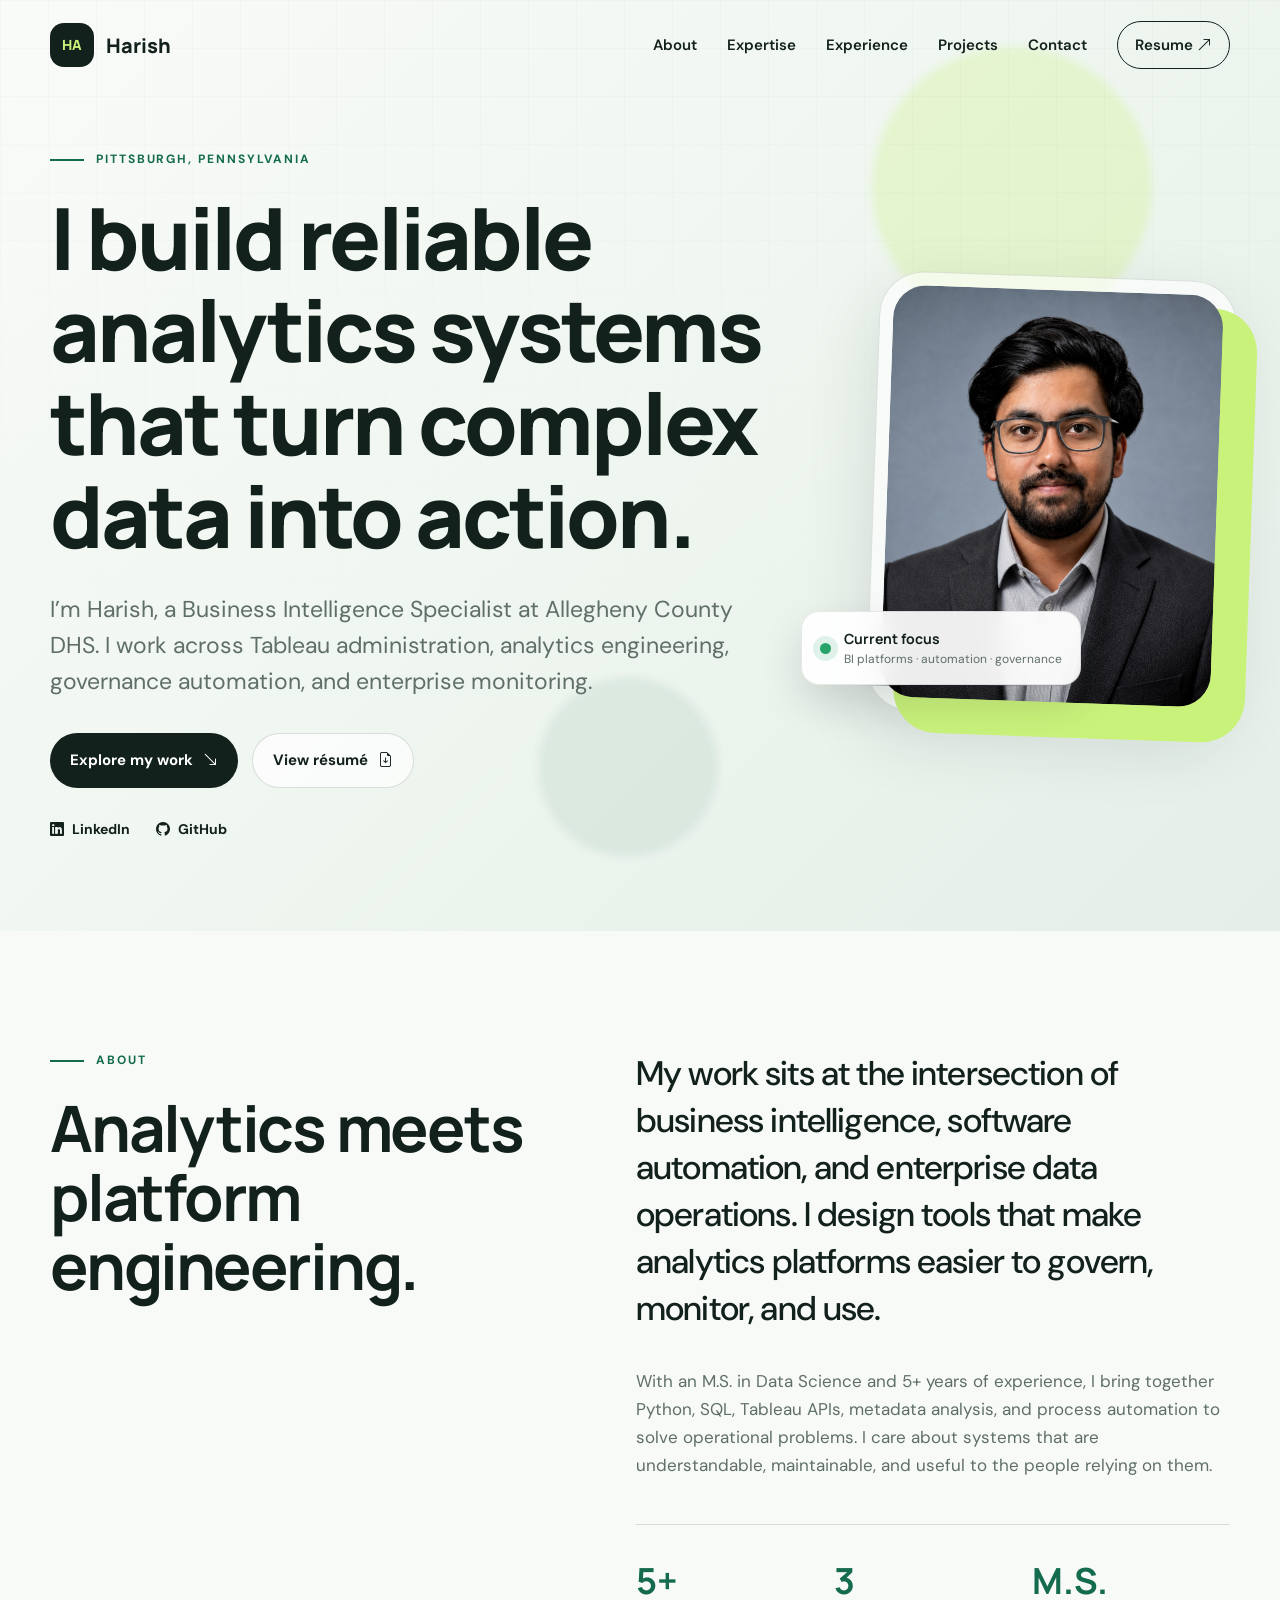
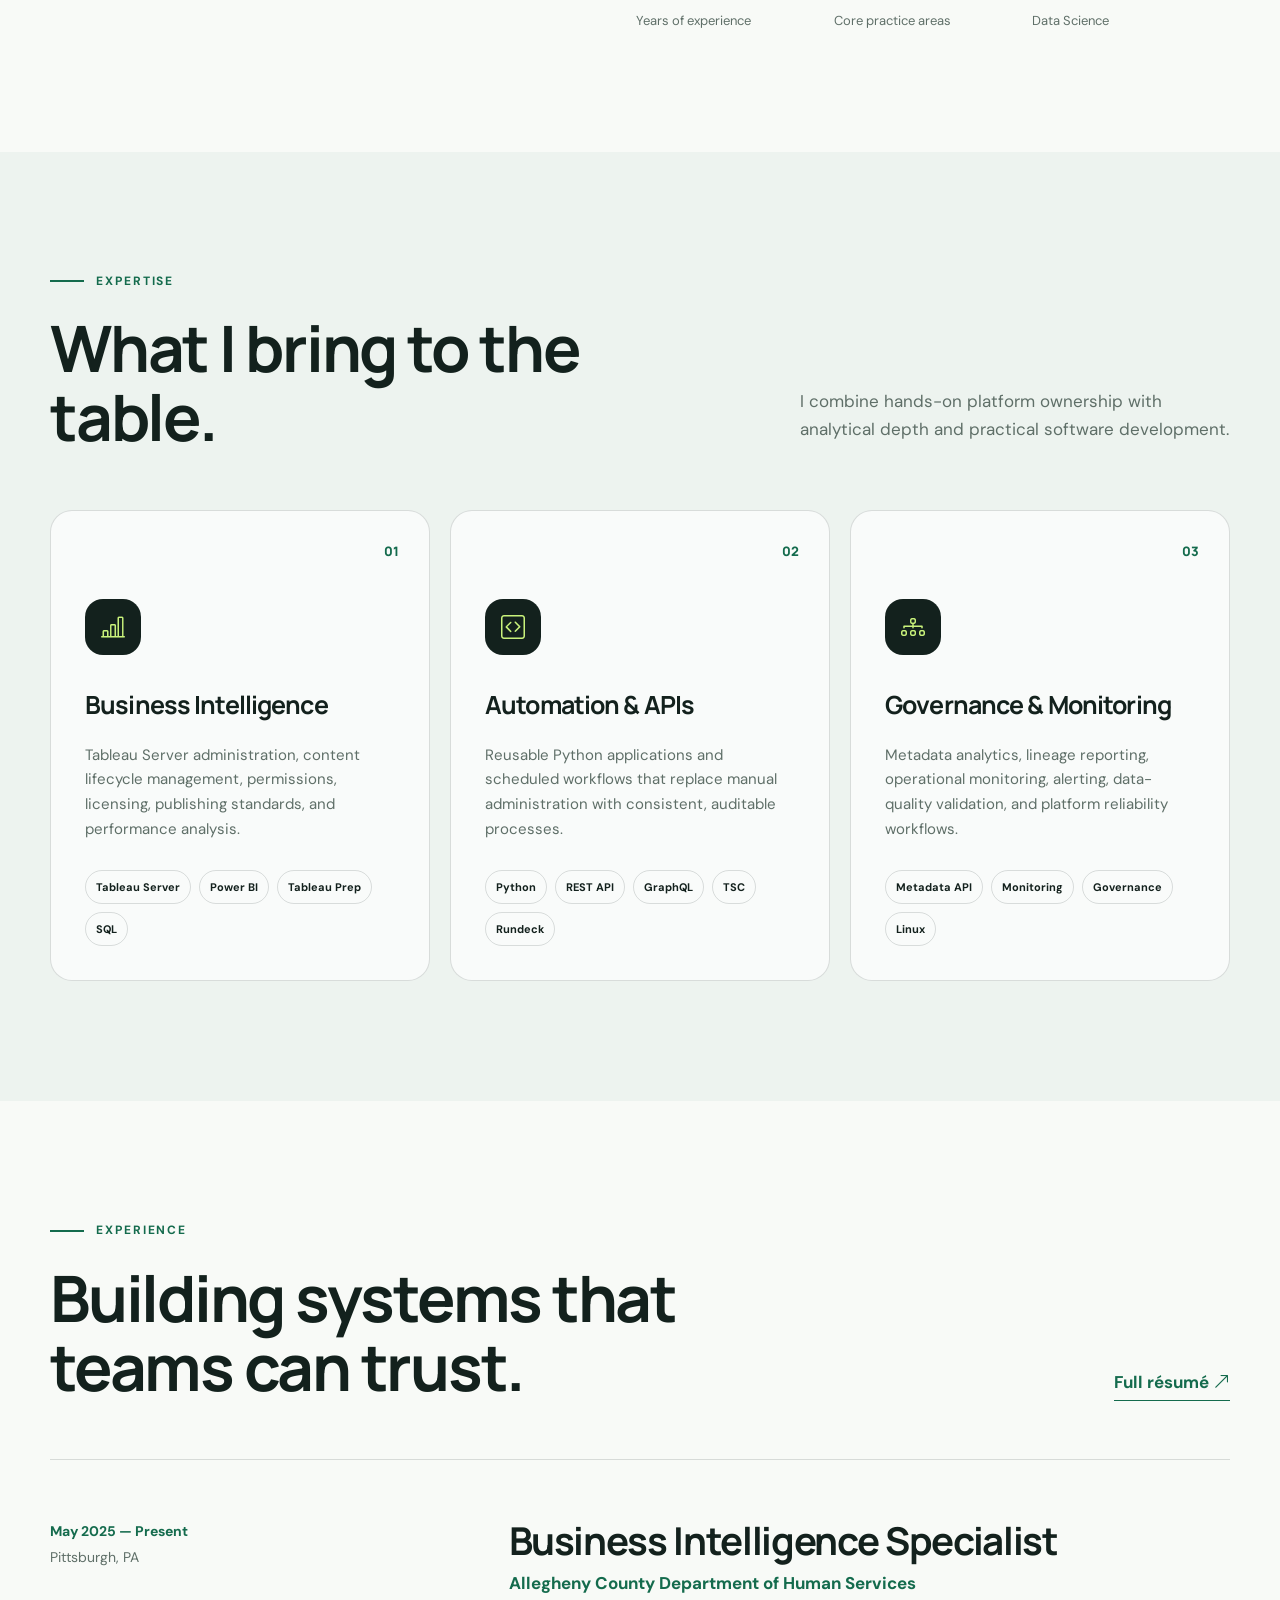
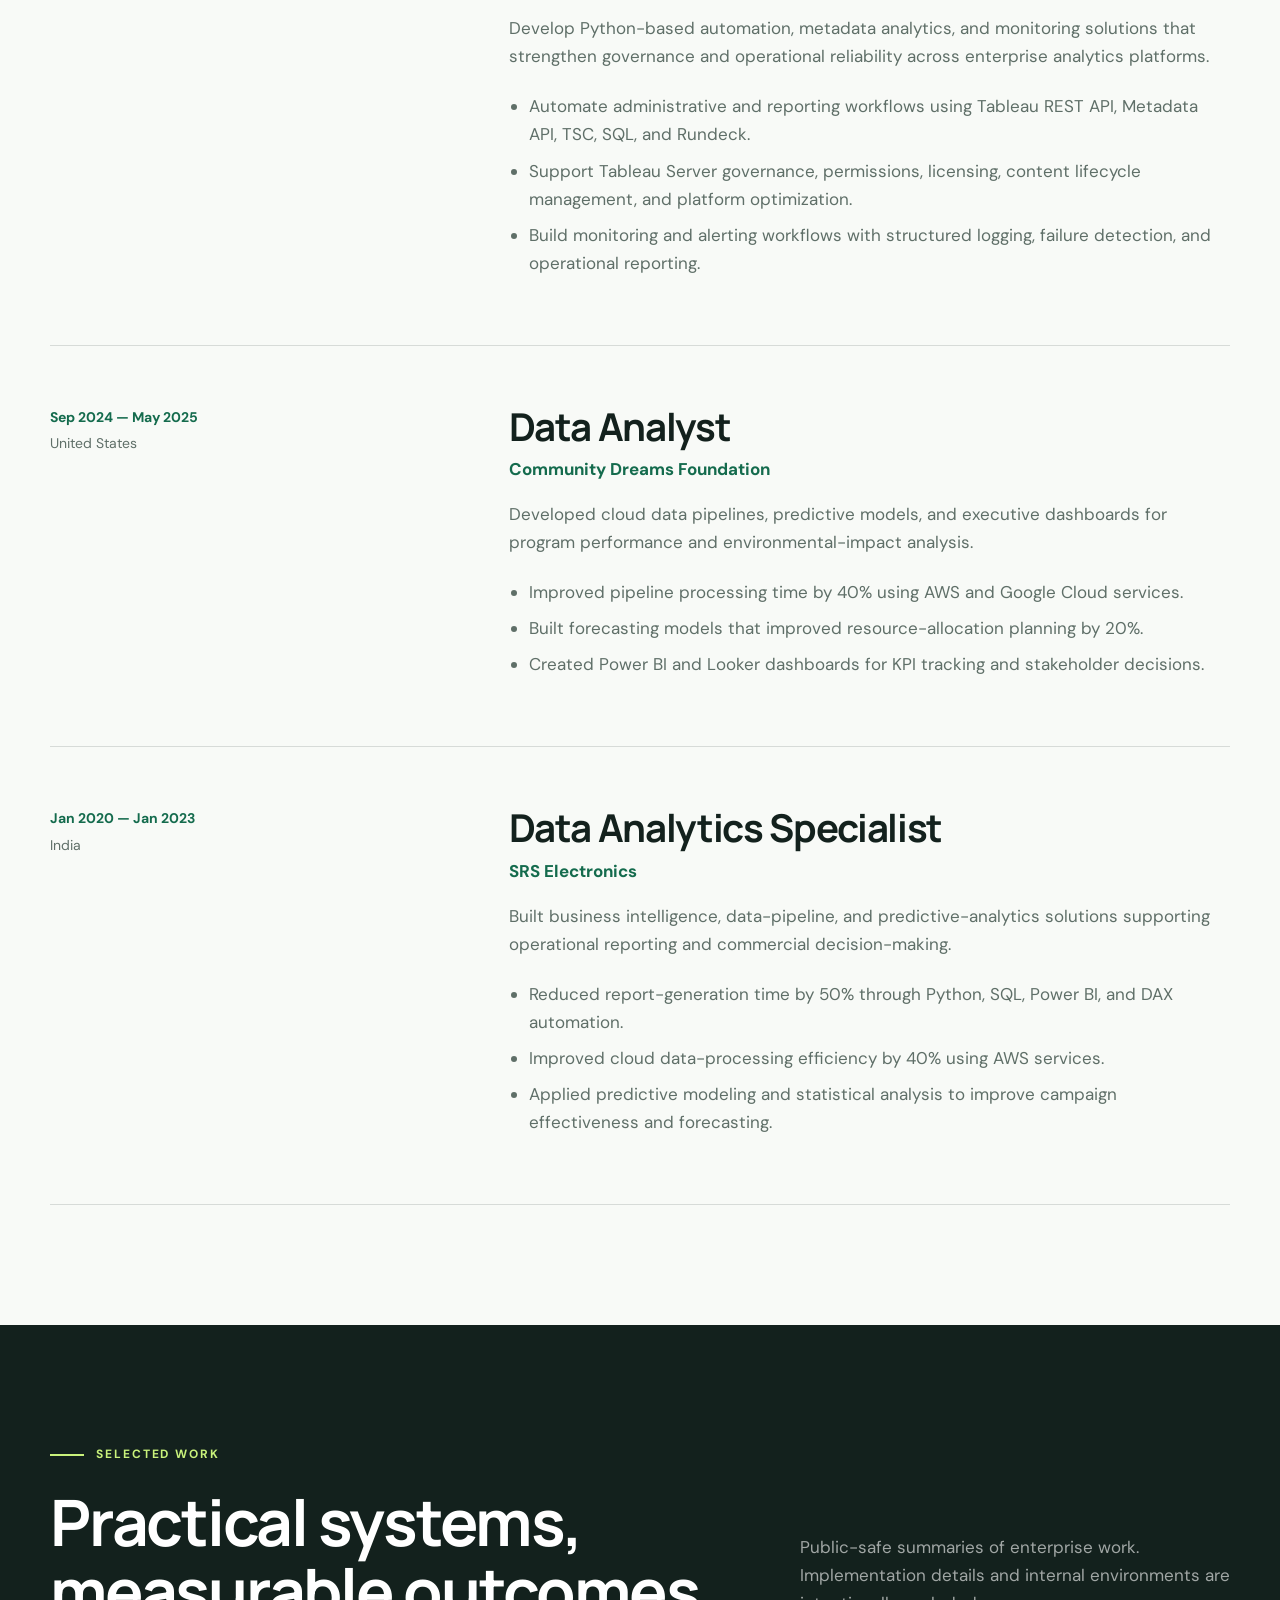
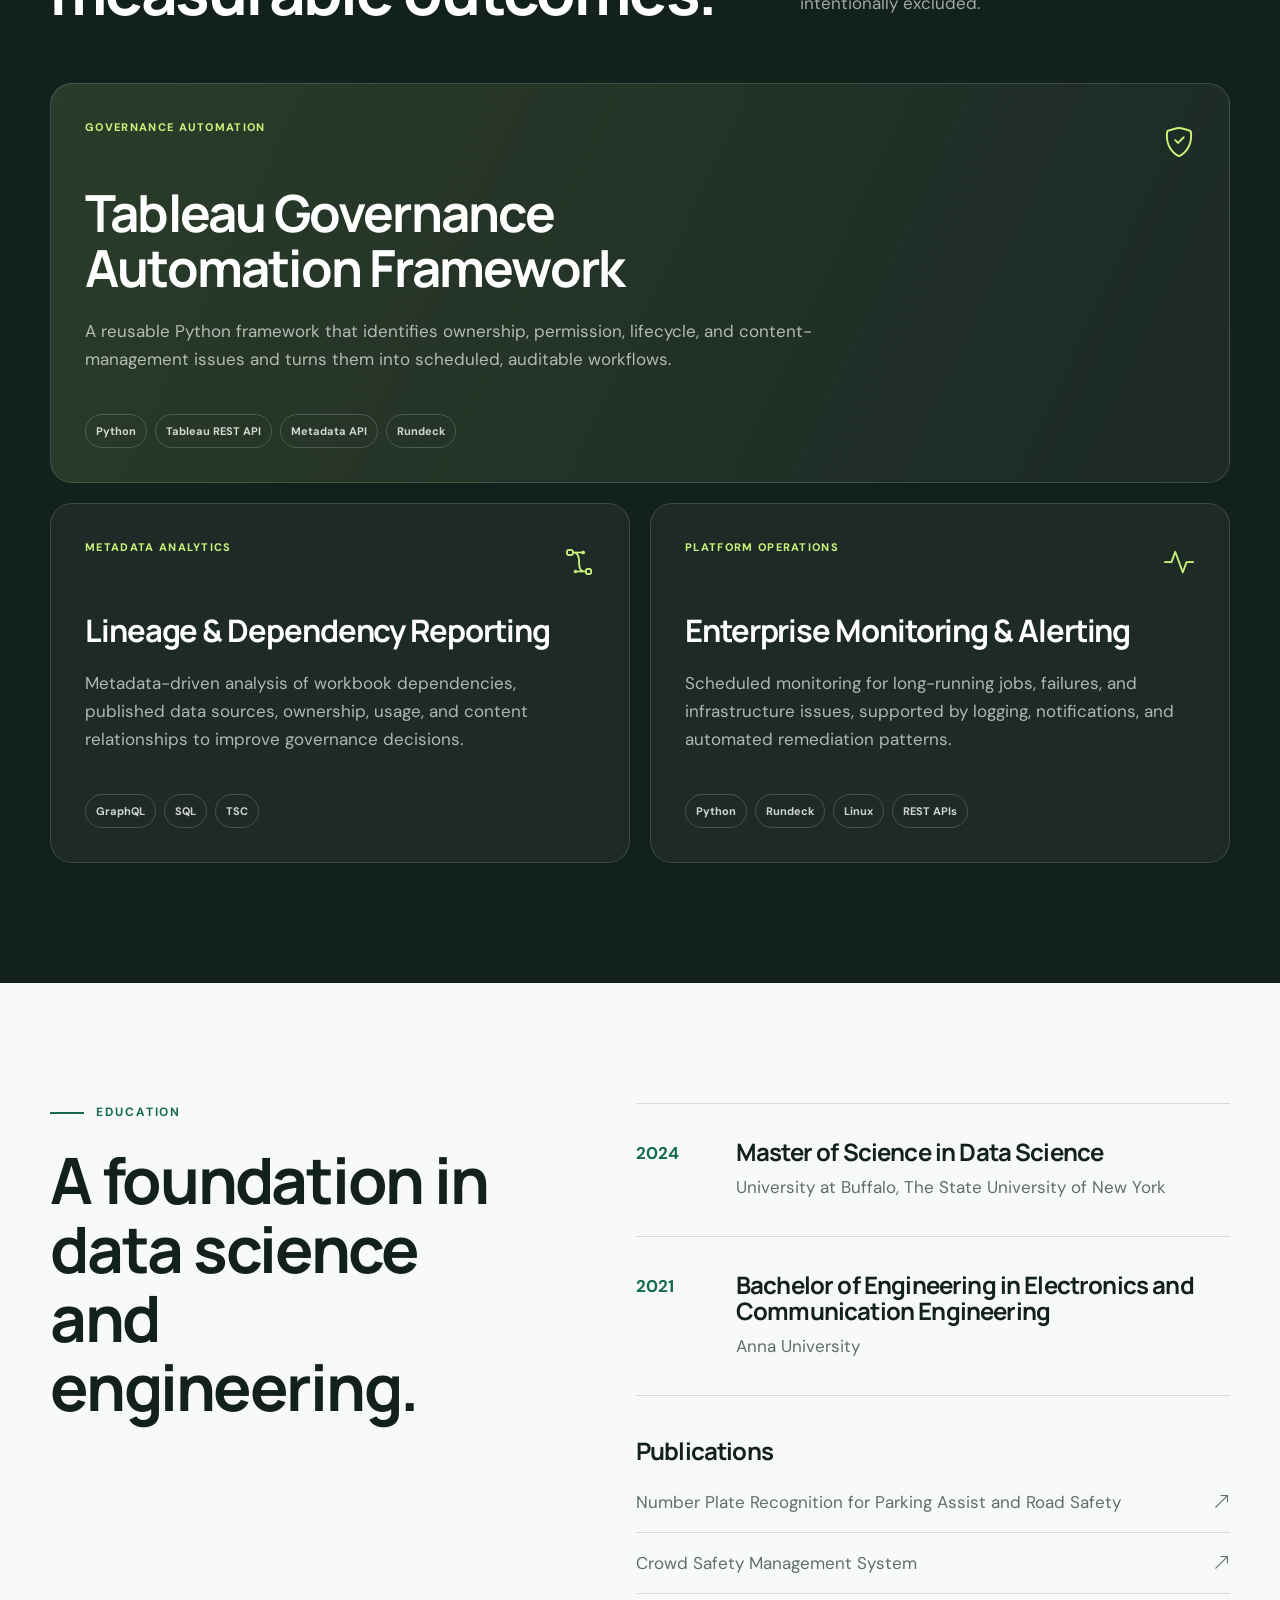
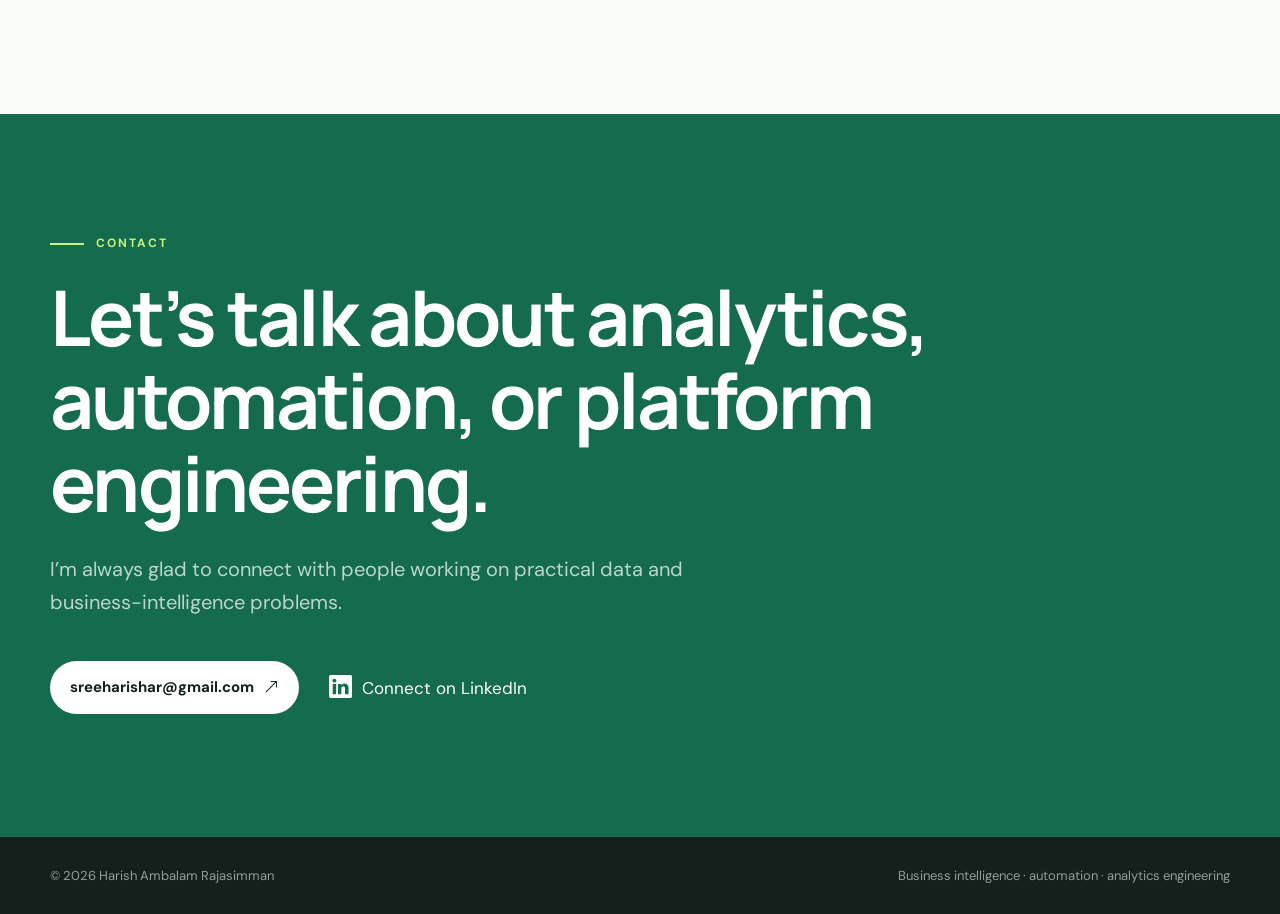
<file: index.html>
<!doctype html>
<html lang="en">
<head>
  <meta charset="utf-8">
  <meta name="viewport" content="width=device-width, initial-scale=1">
  <meta name="description" content="Portfolio of Harish Ambalam Rajasimman, a Business Intelligence Specialist focused on Tableau administration, analytics engineering, governance automation, and enterprise monitoring.">
  <meta name="keywords" content="Harish Ambalam Rajasimman, business intelligence, Tableau Server, Python automation, data analytics, Pittsburgh">
  <meta name="author" content="Harish Ambalam Rajasimman">
  <meta property="og:title" content="Harish Ambalam Rajasimman | Business Intelligence Specialist">
  <meta property="og:description" content="Business intelligence, analytics engineering, and governance automation for enterprise data platforms.">
  <meta property="og:type" content="website">
  <meta property="og:image" content="assets/img/prof.jpeg">
  <title>Harish Ambalam Rajasimman | Business Intelligence Specialist</title>
  <link rel="icon" href="assets/img/Logo-Portfolio.jpg">
  <link rel="preconnect" href="https://fonts.googleapis.com">
  <link rel="preconnect" href="https://fonts.gstatic.com" crossorigin>
  <link href="https://fonts.googleapis.com/css2?family=DM+Sans:wght@400;500;600;700&family=Manrope:wght@500;600;700;800&display=swap" rel="stylesheet">
  <link href="assets/vendor/bootstrap-icons/bootstrap-icons.css" rel="stylesheet">
  <link href="assets/css/main.css" rel="stylesheet">
</head>

<body>
  <a class="skip-link" href="#main">Skip to content</a>
  <header class="site-header" id="site-header">
    <div class="nav-shell">
      <a class="brand" href="#home" aria-label="Harish home"><span class="brand-mark">HA</span><span>Harish</span></a>
      <button class="nav-toggle" type="button" aria-label="Open navigation" aria-expanded="false" aria-controls="site-nav"><i class="bi bi-list" aria-hidden="true"></i></button>
      <nav class="site-nav" id="site-nav" aria-label="Primary navigation">
        <a href="#about">About</a><a href="#expertise">Expertise</a><a href="#experience">Experience</a><a href="#projects">Projects</a><a href="#contact">Contact</a>
        <a class="nav-resume" href="assets/resume/Harish_Ambalam_Rajasimman_Resume.pdf" target="_blank" rel="noopener">Resume <i class="bi bi-arrow-up-right"></i></a>
      </nav>
    </div>
  </header>

  <main id="main">
    <section class="hero" id="home">
      <div class="hero-orb hero-orb-one"></div><div class="hero-orb hero-orb-two"></div>
      <div class="section-shell hero-grid">
        <div class="hero-copy reveal">
          <p class="eyebrow"><span></span> Pittsburgh, Pennsylvania</p>
          <h1>I build reliable analytics systems that turn complex data into action.</h1>
          <p class="hero-lead">I’m Harish, a Business Intelligence Specialist at Allegheny County DHS. I work across Tableau administration, analytics engineering, governance automation, and enterprise monitoring.</p>
          <div class="hero-actions">
            <a class="button button-primary" href="#projects">Explore my work <i class="bi bi-arrow-down-right"></i></a>
            <a class="button button-secondary" href="assets/resume/Harish_Ambalam_Rajasimman_Resume.pdf" target="_blank" rel="noopener">View résumé <i class="bi bi-file-earmark-arrow-down"></i></a>
          </div>
          <div class="hero-links" aria-label="Social links">
            <a href="https://www.linkedin.com/in/sreeharishar/" target="_blank" rel="noopener noreferrer"><i class="bi bi-linkedin"></i> LinkedIn</a>
            <a href="https://github.com/sreeharishar" target="_blank" rel="noopener noreferrer"><i class="bi bi-github"></i> GitHub</a>
          </div>
        </div>
        <div class="hero-visual reveal" aria-label="Portrait of Harish">
          <div class="portrait-frame"><img src="assets/img/prof.jpeg" alt="Harish Ambalam Rajasimman"></div>
          <div class="status-card"><span class="status-dot"></span><div><strong>Current focus</strong><span>BI platforms · automation · governance</span></div></div>
        </div>
      </div>
    </section>

    <section class="section" id="about">
      <div class="section-shell about-grid">
        <div class="section-heading reveal"><p class="eyebrow"><span></span> About</p><h2>Analytics meets platform engineering.</h2></div>
        <div class="about-copy reveal">
          <p class="large-copy">My work sits at the intersection of business intelligence, software automation, and enterprise data operations. I design tools that make analytics platforms easier to govern, monitor, and use.</p>
          <p>With an M.S. in Data Science and 5+ years of experience, I bring together Python, SQL, Tableau APIs, metadata analysis, and process automation to solve operational problems. I care about systems that are understandable, maintainable, and useful to the people relying on them.</p>
          <div class="metrics" aria-label="Professional highlights"><div><strong>5+</strong><span>Years of experience</span></div><div><strong>3</strong><span>Core practice areas</span></div><div><strong>M.S.</strong><span>Data Science</span></div></div>
        </div>
      </div>
    </section>

    <section class="section section-tint" id="expertise">
      <div class="section-shell">
        <div class="section-heading split-heading reveal"><div><p class="eyebrow"><span></span> Expertise</p><h2>What I bring to the table.</h2></div><p>I combine hands-on platform ownership with analytical depth and practical software development.</p></div>
        <div class="expertise-grid">
          <article class="expertise-card reveal"><span class="card-number">01</span><i class="bi bi-bar-chart-line"></i><h3>Business Intelligence</h3><p>Tableau Server administration, content lifecycle management, permissions, licensing, publishing standards, and performance analysis.</p><div class="tag-list"><span>Tableau Server</span><span>Power BI</span><span>Tableau Prep</span><span>SQL</span></div></article>
          <article class="expertise-card reveal"><span class="card-number">02</span><i class="bi bi-code-square"></i><h3>Automation & APIs</h3><p>Reusable Python applications and scheduled workflows that replace manual administration with consistent, auditable processes.</p><div class="tag-list"><span>Python</span><span>REST API</span><span>GraphQL</span><span>TSC</span><span>Rundeck</span></div></article>
          <article class="expertise-card reveal"><span class="card-number">03</span><i class="bi bi-diagram-3"></i><h3>Governance & Monitoring</h3><p>Metadata analytics, lineage reporting, operational monitoring, alerting, data-quality validation, and platform reliability workflows.</p><div class="tag-list"><span>Metadata API</span><span>Monitoring</span><span>Governance</span><span>Linux</span></div></article>
        </div>
      </div>
    </section>

    <section class="section" id="experience">
      <div class="section-shell">
        <div class="section-heading split-heading reveal"><div><p class="eyebrow"><span></span> Experience</p><h2>Building systems that teams can trust.</h2></div><a class="text-link" href="assets/resume/Harish_Ambalam_Rajasimman_Resume.pdf" target="_blank" rel="noopener">Full résumé <i class="bi bi-arrow-up-right"></i></a></div>
        <div class="timeline">
          <article class="timeline-item reveal"><div class="timeline-meta"><span>May 2025 — Present</span><span>Pittsburgh, PA</span></div><div class="timeline-content"><h3>Business Intelligence Specialist</h3><p class="company">Allegheny County Department of Human Services</p><p>Develop Python-based automation, metadata analytics, and monitoring solutions that strengthen governance and operational reliability across enterprise analytics platforms.</p><ul><li>Automate administrative and reporting workflows using Tableau REST API, Metadata API, TSC, SQL, and Rundeck.</li><li>Support Tableau Server governance, permissions, licensing, content lifecycle management, and platform optimization.</li><li>Build monitoring and alerting workflows with structured logging, failure detection, and operational reporting.</li></ul></div></article>
          <article class="timeline-item reveal"><div class="timeline-meta"><span>Sep 2024 — May 2025</span><span>United States</span></div><div class="timeline-content"><h3>Data Analyst</h3><p class="company">Community Dreams Foundation</p><p>Developed cloud data pipelines, predictive models, and executive dashboards for program performance and environmental-impact analysis.</p><ul><li>Improved pipeline processing time by 40% using AWS and Google Cloud services.</li><li>Built forecasting models that improved resource-allocation planning by 20%.</li><li>Created Power BI and Looker dashboards for KPI tracking and stakeholder decisions.</li></ul></div></article>
          <article class="timeline-item reveal"><div class="timeline-meta"><span>Jan 2020 — Jan 2023</span><span>India</span></div><div class="timeline-content"><h3>Data Analytics Specialist</h3><p class="company">SRS Electronics</p><p>Built business intelligence, data-pipeline, and predictive-analytics solutions supporting operational reporting and commercial decision-making.</p><ul><li>Reduced report-generation time by 50% through Python, SQL, Power BI, and DAX automation.</li><li>Improved cloud data-processing efficiency by 40% using AWS services.</li><li>Applied predictive modeling and statistical analysis to improve campaign effectiveness and forecasting.</li></ul></div></article>
        </div>
      </div>
    </section>

    <section class="section section-dark" id="projects">
      <div class="section-shell">
        <div class="section-heading split-heading reveal"><div><p class="eyebrow"><span></span> Selected work</p><h2>Practical systems, measurable outcomes.</h2></div><p>Public-safe summaries of enterprise work. Implementation details and internal environments are intentionally excluded.</p></div>
        <div class="projects-grid">
          <article class="project-card project-featured reveal"><div class="project-top"><span>Governance automation</span><i class="bi bi-shield-check"></i></div><h3>Tableau Governance Automation Framework</h3><p>A reusable Python framework that identifies ownership, permission, lifecycle, and content-management issues and turns them into scheduled, auditable workflows.</p><div class="project-footer"><span>Python</span><span>Tableau REST API</span><span>Metadata API</span><span>Rundeck</span></div></article>
          <article class="project-card reveal"><div class="project-top"><span>Metadata analytics</span><i class="bi bi-bezier2"></i></div><h3>Lineage & Dependency Reporting</h3><p>Metadata-driven analysis of workbook dependencies, published data sources, ownership, usage, and content relationships to improve governance decisions.</p><div class="project-footer"><span>GraphQL</span><span>SQL</span><span>TSC</span></div></article>
          <article class="project-card reveal"><div class="project-top"><span>Platform operations</span><i class="bi bi-activity"></i></div><h3>Enterprise Monitoring & Alerting</h3><p>Scheduled monitoring for long-running jobs, failures, and infrastructure issues, supported by logging, notifications, and automated remediation patterns.</p><div class="project-footer"><span>Python</span><span>Rundeck</span><span>Linux</span><span>REST APIs</span></div></article>
        </div>
      </div>
    </section>

    <section class="section" id="credentials">
      <div class="section-shell credentials-grid">
        <div class="section-heading reveal"><p class="eyebrow"><span></span> Education</p><h2>A foundation in data science and engineering.</h2></div>
        <div class="credential-list reveal">
          <article><span>2024</span><div><h3>Master of Science in Data Science</h3><p>University at Buffalo, The State University of New York</p></div></article>
          <article><span>2021</span><div><h3>Bachelor of Engineering in Electronics and Communication Engineering</h3><p>Anna University</p></div></article>
          <div class="publications-block"><h3>Publications</h3><a href="https://ijisrt.com/number-plate-recognition-a-for-parking-assist-and-road-safety" target="_blank" rel="noopener noreferrer">Number Plate Recognition for Parking Assist and Road Safety <i class="bi bi-arrow-up-right"></i></a><a href="https://ijisrt.com/crowd-safety-management-system" target="_blank" rel="noopener noreferrer">Crowd Safety Management System <i class="bi bi-arrow-up-right"></i></a></div>
        </div>
      </div>
    </section>

    <section class="contact section" id="contact"><div class="section-shell contact-shell reveal"><p class="eyebrow"><span></span> Contact</p><h2>Let’s talk about analytics, automation, or platform engineering.</h2><p>I’m always glad to connect with people working on practical data and business-intelligence problems.</p><div class="contact-actions"><a class="button button-light" href="mailto:sreeharishar@gmail.com">sreeharishar@gmail.com <i class="bi bi-arrow-up-right"></i></a><a class="contact-social" href="https://www.linkedin.com/in/sreeharishar/" target="_blank" rel="noopener noreferrer"><i class="bi bi-linkedin"></i><span>Connect on LinkedIn</span></a></div></div></section>
  </main>

  <footer class="site-footer"><div class="section-shell footer-grid"><p>© <span id="year"></span> Harish Ambalam Rajasimman</p><p>Business intelligence · automation · analytics engineering</p></div></footer>
  <script src="assets/js/main.js"></script>
</body>
</html>
</file>
<file: assets/css/main.css>
:root {
  --ink: #13211d;
  --muted: #5f6f68;
  --paper: #f8faf7;
  --surface: #ffffff;
  --tint: #edf3ef;
  --green: #146b4d;
  --green-dark: #0d4936;
  --lime: #c9f27b;
  --line: rgba(19, 33, 29, 0.14);
  --shadow: 0 24px 70px rgba(19, 33, 29, 0.12);
  --radius-lg: 32px;
  --radius-md: 22px;
  --shell: min(1180px, calc(100% - 48px));
}

* { box-sizing: border-box; }
html { scroll-behavior: smooth; scroll-padding-top: 92px; }
body { margin: 0; color: var(--ink); background: var(--paper); font-family: "DM Sans", sans-serif; font-size: 17px; line-height: 1.65; -webkit-font-smoothing: antialiased; }
body::selection { background: var(--lime); color: var(--ink); }
a { color: inherit; text-decoration: none; }
img { max-width: 100%; display: block; }
h1, h2, h3, p { margin-top: 0; }
h1, h2, h3 { font-family: "Manrope", sans-serif; line-height: 1.08; letter-spacing: -0.035em; }
button { font: inherit; }
.section-shell, .nav-shell { width: var(--shell); margin-inline: auto; }
.section { padding: 120px 0; }
.skip-link { position: fixed; top: 10px; left: 10px; z-index: 999; padding: 10px 16px; background: var(--ink); color: white; border-radius: 8px; transform: translateY(-150%); }
.skip-link:focus { transform: translateY(0); }

.site-header { position: fixed; inset: 0 0 auto; z-index: 100; padding: 18px 0; transition: .25s ease; }
.site-header.is-scrolled { padding: 10px 0; background: rgba(248, 250, 247, .9); backdrop-filter: blur(18px); border-bottom: 1px solid var(--line); }
.nav-shell { min-height: 54px; display: flex; align-items: center; justify-content: space-between; gap: 24px; }
.brand { display: inline-flex; align-items: center; gap: 12px; font-family: "Manrope", sans-serif; font-weight: 800; font-size: 20px; }
.brand-mark { width: 44px; height: 44px; display: grid; place-items: center; border-radius: 14px; background: var(--ink); color: var(--lime); font-size: 14px; letter-spacing: -.02em; }
.site-nav { display: flex; align-items: center; gap: 30px; font-size: 15px; font-weight: 600; }
.site-nav a { transition: color .2s ease; }
.site-nav a:hover { color: var(--green); }
.site-nav .nav-resume { padding: 11px 17px; border: 1px solid var(--ink); border-radius: 999px; }
.site-nav .nav-resume:hover { color: white; background: var(--ink); }
.nav-toggle { display: none; width: 46px; height: 46px; border: 0; border-radius: 14px; background: var(--ink); color: white; font-size: 24px; }

.hero { min-height: 100vh; position: relative; display: grid; align-items: center; padding: 150px 0 90px; overflow: hidden; background: linear-gradient(135deg, #f9fbf8 0%, #eef5ef 55%, #e5eee8 100%); }
.hero::after { content: ""; position: absolute; inset: 0; pointer-events: none; opacity: .24; background-image: linear-gradient(rgba(19,33,29,.08) 1px, transparent 1px), linear-gradient(90deg, rgba(19,33,29,.08) 1px, transparent 1px); background-size: 48px 48px; mask-image: linear-gradient(to bottom, black, transparent 82%); }
.hero-grid { position: relative; z-index: 2; display: grid; grid-template-columns: 1.35fr .65fr; align-items: center; gap: 80px; }
.hero-copy h1 { max-width: 830px; margin-bottom: 30px; font-size: clamp(50px, 6.7vw, 94px); font-weight: 800; }
.hero-lead { max-width: 720px; margin-bottom: 34px; color: var(--muted); font-size: clamp(19px, 2vw, 23px); line-height: 1.55; }
.eyebrow { display: flex; align-items: center; gap: 12px; margin-bottom: 22px; color: var(--green); text-transform: uppercase; letter-spacing: .16em; font-weight: 700; font-size: 12px; }
.eyebrow span { width: 34px; height: 2px; background: currentColor; }
.hero-actions, .contact-actions { display: flex; flex-wrap: wrap; gap: 14px; }
.button { display: inline-flex; align-items: center; justify-content: center; gap: 10px; padding: 14px 20px; border-radius: 999px; font-weight: 700; font-size: 15px; transition: transform .2s ease, background .2s ease, color .2s ease; }
.button:hover { transform: translateY(-2px); }
.button-primary { background: var(--ink); color: white; }
.button-primary:hover { background: var(--green); }
.button-secondary { border: 1px solid var(--line); background: rgba(255,255,255,.7); }
.button-secondary:hover { border-color: var(--green); color: var(--green); }
.hero-links { display: flex; gap: 26px; margin-top: 30px; font-size: 14px; font-weight: 700; }
.hero-links a { display: flex; align-items: center; gap: 8px; }
.hero-visual { position: relative; justify-self: end; width: min(100%, 390px); }
.portrait-frame { position: relative; padding: 13px; border: 1px solid rgba(19,33,29,.12); background: rgba(255,255,255,.6); border-radius: 44px; box-shadow: var(--shadow); transform: rotate(2deg); }
.portrait-frame::before { content: ""; position: absolute; inset: 26px -22px -22px 26px; z-index: -1; border-radius: 44px; background: var(--lime); }
.portrait-frame img { width: 100%; aspect-ratio: 4/5; object-fit: cover; object-position: center 25%; border-radius: 33px; filter: saturate(.86) contrast(1.02); }
.status-card { position: absolute; left: -72px; bottom: 30px; display: flex; align-items: center; gap: 13px; padding: 15px 18px; min-width: 265px; border: 1px solid rgba(19,33,29,.1); border-radius: 18px; background: rgba(255,255,255,.92); box-shadow: 0 18px 40px rgba(19,33,29,.14); backdrop-filter: blur(14px); }
.status-card div { display: flex; flex-direction: column; }
.status-card strong { font-family: "Manrope", sans-serif; font-size: 14px; }
.status-card span:last-child { color: var(--muted); font-size: 12px; }
.status-dot { width: 11px; height: 11px; border-radius: 50%; background: #28a36a; box-shadow: 0 0 0 7px rgba(40,163,106,.14); }
.hero-orb { position: absolute; border-radius: 50%; filter: blur(4px); opacity: .8; }
.hero-orb-one { width: 280px; height: 280px; right: 10%; top: 5%; background: rgba(201,242,123,.36); }
.hero-orb-two { width: 180px; height: 180px; left: 42%; bottom: 8%; background: rgba(20,107,77,.1); }

.section-heading h2 { max-width: 690px; margin-bottom: 0; font-size: clamp(38px, 5vw, 67px); }
.about-grid, .credentials-grid { display: grid; grid-template-columns: .9fr 1.1fr; gap: 100px; align-items: start; }
.about-copy { color: var(--muted); }
.about-copy .large-copy { color: var(--ink); font-size: clamp(24px, 3vw, 34px); line-height: 1.38; font-weight: 500; letter-spacing: -.025em; }
.metrics { display: grid; grid-template-columns: repeat(3, 1fr); margin-top: 45px; border-top: 1px solid var(--line); }
.metrics div { padding: 26px 22px 0 0; }
.metrics strong, .metrics span { display: block; }
.metrics strong { color: var(--green); font-family: "Manrope", sans-serif; font-size: 36px; }
.metrics span { color: var(--muted); font-size: 13px; }

.section-tint { background: var(--tint); }
.split-heading { display: flex; justify-content: space-between; align-items: end; gap: 70px; margin-bottom: 58px; }
.split-heading > p { max-width: 430px; margin-bottom: 8px; color: var(--muted); }
.expertise-grid { display: grid; grid-template-columns: repeat(3, 1fr); gap: 20px; }
.expertise-card { position: relative; min-height: 440px; padding: 34px; border: 1px solid var(--line); border-radius: var(--radius-md); background: rgba(255,255,255,.66); transition: transform .25s ease, background .25s ease, box-shadow .25s ease; }
.expertise-card:hover { transform: translateY(-8px); background: white; box-shadow: var(--shadow); }
.expertise-card > i { display: grid; place-items: center; width: 56px; height: 56px; margin: 54px 0 36px; border-radius: 18px; background: var(--ink); color: var(--lime); font-size: 24px; }
.card-number { position: absolute; top: 30px; right: 30px; color: var(--green); font-family: "Manrope", sans-serif; font-size: 13px; font-weight: 800; }
.expertise-card h3 { font-size: 25px; }
.expertise-card p { color: var(--muted); font-size: 15px; }
.tag-list, .project-footer { display: flex; flex-wrap: wrap; gap: 8px; margin-top: 28px; }
.tag-list span, .project-footer span { padding: 7px 10px; border: 1px solid var(--line); border-radius: 999px; font-size: 11px; font-weight: 700; }

.text-link { flex: 0 0 auto; padding-bottom: 4px; border-bottom: 1px solid currentColor; color: var(--green); font-weight: 700; }
.timeline { border-top: 1px solid var(--line); }
.timeline-item { display: grid; grid-template-columns: .7fr 1.3fr; gap: 70px; padding: 60px 0; border-bottom: 1px solid var(--line); }
.timeline-meta { display: flex; flex-direction: column; gap: 3px; color: var(--muted); font-size: 14px; }
.timeline-meta span:first-child { color: var(--green); font-weight: 700; }
.timeline-content h3 { margin-bottom: 8px; font-size: clamp(28px, 3vw, 40px); }
.timeline-content .company { color: var(--green); font-weight: 700; }
.timeline-content > p:not(.company), .timeline-content li { color: var(--muted); }
.timeline-content ul { margin: 22px 0 0; padding-left: 20px; }
.timeline-content li { margin: 8px 0; }

.section-dark { color: white; background: var(--ink); }
.section-dark .eyebrow { color: var(--lime); }
.section-dark .split-heading > p { color: rgba(255,255,255,.6); }
.projects-grid { display: grid; grid-template-columns: repeat(2, 1fr); gap: 20px; }
.project-card { min-height: 360px; display: flex; flex-direction: column; padding: 34px; border: 1px solid rgba(255,255,255,.14); border-radius: var(--radius-md); background: rgba(255,255,255,.045); transition: transform .25s ease, border-color .25s ease; }
.project-card:hover { transform: translateY(-6px); border-color: var(--lime); }
.project-featured { grid-column: 1 / -1; min-height: 400px; background: linear-gradient(115deg, rgba(201,242,123,.13), rgba(255,255,255,.04)); }
.project-top { display: flex; justify-content: space-between; color: var(--lime); text-transform: uppercase; letter-spacing: .12em; font-size: 11px; font-weight: 800; }
.project-top i { font-size: 30px; }
.project-card h3 { max-width: 720px; margin: auto 0 22px; font-size: clamp(28px, 4vw, 54px); }
.project-card:not(.project-featured) h3 { font-size: 31px; }
.project-card p { max-width: 760px; color: rgba(255,255,255,.66); }
.project-footer { margin-top: 24px; }
.project-footer span { border-color: rgba(255,255,255,.18); color: rgba(255,255,255,.8); }

.credential-list { border-top: 1px solid var(--line); }
.credential-list > article { display: grid; grid-template-columns: 80px 1fr; gap: 20px; padding: 35px 0; border-bottom: 1px solid var(--line); }
.credential-list article > span { color: var(--green); font-weight: 700; }
.credential-list h3 { margin-bottom: 8px; font-size: 24px; }
.credential-list p { margin: 0; color: var(--muted); }
.publications-block { margin-top: 42px; }
.publications-block h3 { font-size: 24px; }
.publications-block a { display: flex; justify-content: space-between; gap: 20px; padding: 16px 0; border-bottom: 1px solid var(--line); color: var(--muted); transition: color .2s ease; }
.publications-block a:hover { color: var(--green); }

.contact { color: white; background: var(--green); }
.contact .eyebrow { color: var(--lime); }
.contact-shell h2 { max-width: 900px; margin-bottom: 28px; font-size: clamp(42px, 6vw, 78px); }
.contact-shell > p:not(.eyebrow) { max-width: 650px; color: rgba(255,255,255,.72); font-size: 20px; }
.contact-actions { align-items: center; margin-top: 40px; }
.button-light { background: white; color: var(--ink); }
.contact-social { display: inline-flex; align-items: center; gap: 10px; padding: 10px 16px; }
.contact-social i { font-size: 23px; }
.site-footer { padding: 28px 0; background: var(--ink); color: rgba(255,255,255,.55); font-size: 13px; }
.footer-grid { display: flex; justify-content: space-between; gap: 30px; }
.footer-grid p { margin: 0; }

.reveal { opacity: 0; transform: translateY(24px); transition: opacity .7s ease, transform .7s ease; }
.reveal.is-visible { opacity: 1; transform: translateY(0); }
@media (prefers-reduced-motion: reduce) { html { scroll-behavior: auto; } .reveal { opacity: 1; transform: none; transition: none; } * { animation-duration: .01ms !important; } }

@media (max-width: 980px) {
  :root { --shell: min(100% - 36px, 760px); }
  .nav-toggle { display: grid; place-items: center; }
  .site-nav { position: absolute; top: calc(100% + 8px); left: 18px; right: 18px; display: none; flex-direction: column; align-items: stretch; gap: 0; padding: 16px; border: 1px solid var(--line); border-radius: 20px; background: rgba(255,255,255,.98); box-shadow: var(--shadow); }
  .site-nav.is-open { display: flex; }
  .site-nav a { padding: 13px 10px; }
  .site-nav .nav-resume { margin-top: 8px; text-align: center; }
  .hero { min-height: auto; padding-top: 135px; }
  .hero-grid { grid-template-columns: 1fr; gap: 70px; }
  .hero-visual { justify-self: center; width: min(82%, 410px); }
  .about-grid, .credentials-grid { grid-template-columns: 1fr; gap: 55px; }
  .expertise-grid { grid-template-columns: 1fr; }
  .expertise-card { min-height: 340px; }
  .timeline-item { grid-template-columns: 1fr; gap: 25px; }
}

@media (max-width: 700px) {
  :root { --shell: calc(100% - 30px); }
  body { font-size: 16px; }
  .section { padding: 88px 0; }
  .brand > span:last-child { display: none; }
  .hero { padding-bottom: 75px; }
  .hero-copy h1 { font-size: clamp(43px, 13vw, 64px); }
  .hero-actions .button { width: 100%; }
  .hero-links { justify-content: center; }
  .status-card { left: -8px; right: -8px; bottom: -38px; min-width: 0; }
  .split-heading { display: block; margin-bottom: 42px; }
  .split-heading > p, .split-heading > .text-link { display: inline-block; margin-top: 25px; }
  .metrics { grid-template-columns: 1fr; }
  .metrics div { display: grid; grid-template-columns: 88px 1fr; align-items: center; padding: 18px 0; border-bottom: 1px solid var(--line); }
  .expertise-card { padding: 28px; }
  .projects-grid { grid-template-columns: 1fr; }
  .project-featured { grid-column: auto; }
  .project-card { min-height: 380px; padding: 28px; }
  .credential-list > article { grid-template-columns: 1fr; gap: 8px; }
  .contact-actions .button { width: 100%; }
  .contact-social { width: 100%; justify-content: center; }
  .footer-grid { flex-direction: column; gap: 6px; }
}
</file>
